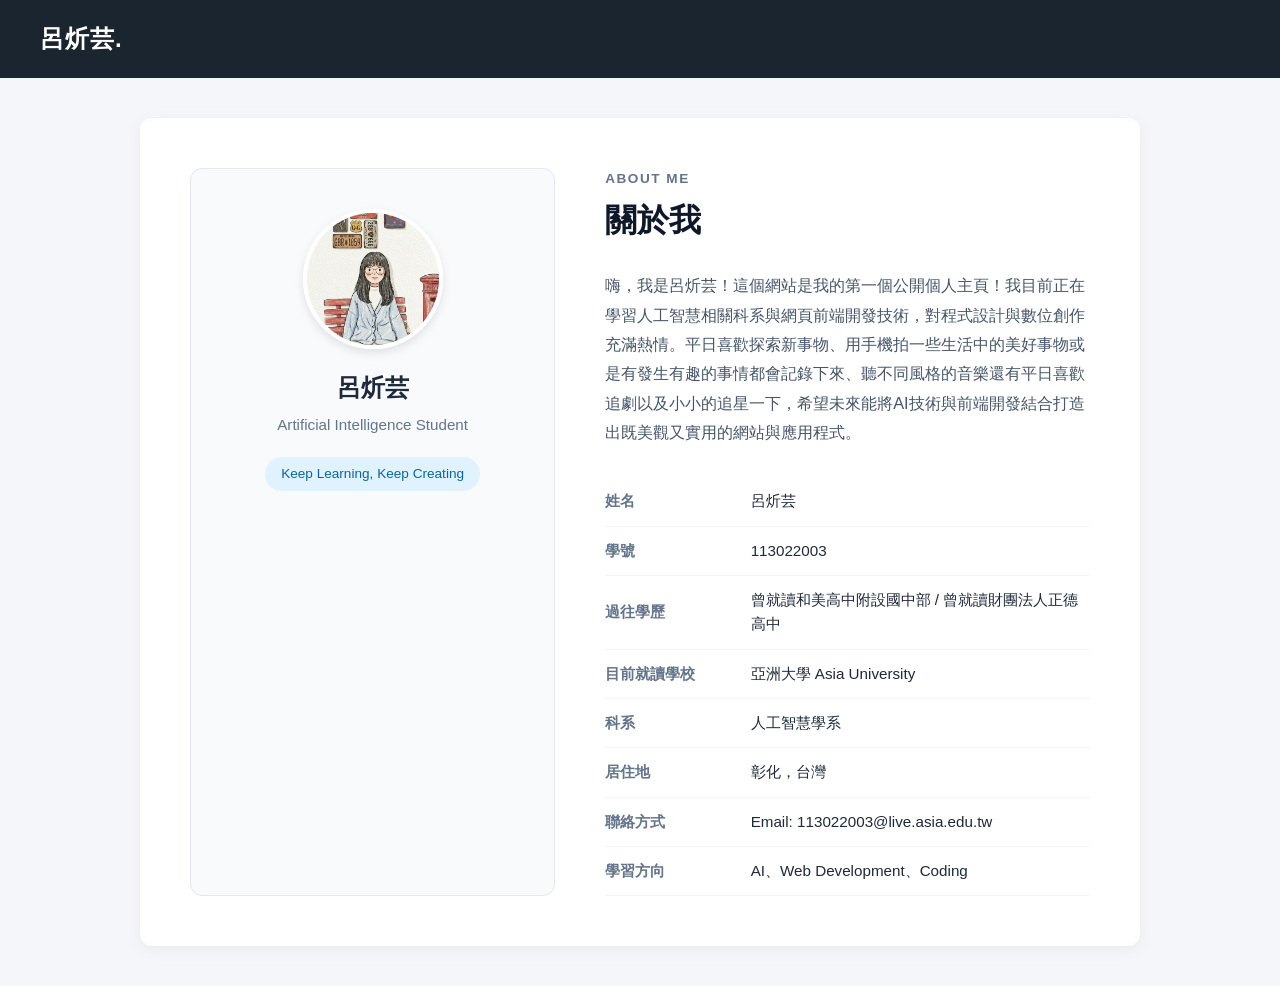
<file: index.html>
<!DOCTYPE html>
<html lang="zh-Hant">
<head>
    <meta charset="UTF-8">
    <meta name="viewport" content="width=device-width, initial-scale=1.0">
    <title>個人簡介網站</title>
    <style>
        * {
            box-sizing: border-box;
            margin: 0;
            padding: 0;
        }
        body {
            font-family: -apple-system, BlinkMacSystemFont, "Segoe UI", Roboto, "Helvetica Neue", Arial, sans-serif;
            background-color: #f4f6f9;
            color: #333;
            line-height: 1.6;
        }
        /* 頂部導覽列 */
        header {
            background-color: #1a252f;
            color: #fff;
            padding: 20px 40px;
            display: flex;
            justify-content: space-between;
            align-items: center;
        }
        .logo {
            font-size: 1.5rem;
            font-weight: bold;
            letter-spacing: 1px;
        }
        /* 主容器 */
        .main-container {
            max-width: 1000px;
            margin: 40px auto;
            background: #fff;
            padding: 50px;
            border-radius: 12px;
            box-shadow: 0 4px 15px rgba(0,0,0,0.05);
            display: flex;
            gap: 50px;
            flex-wrap: wrap;
        }
        /* 左側卡片區 */
        .left-column {
            flex: 1;
            min-width: 280px;
            background: #f8fafc;
            border: 1px solid #e2e8f0;
            border-radius: 12px;
            padding: 40px 20px;
            text-align: center;
            display: flex;
            flex-direction: column;
            align-items: center;
        }
        .profile-photo {
            width: 140px;
            height: 140px;
            object-fit: cover;
            border-radius: 50%;
            border: 4px solid #fff;
            box-shadow: 0 4px 10px rgba(0,0,0,0.1);
            margin-bottom: 20px;
        }
        .left-column h2 {
            font-size: 1.5rem;
            color: #1e293b;
            margin-bottom: 5px;
        }
        .left-column p {
            color: #64748b;
            font-size: 0.95rem;
            margin-bottom: 20px;
        }
        .badge {
            display: inline-block;
            background: #e0f2fe;
            color: #0369a1;
            padding: 6px 16px;
            border-radius: 20px;
            font-size: 0.85rem;
            font-weight: 500;
        }
        /* 右側資訊區 */
        .right-column {
            flex: 1.5;
            min-width: 300px;
        }
        .section-subtitle {
            font-size: 0.85rem;
            text-transform: uppercase;
            letter-spacing: 1.5px;
            color: #64748b;
            margin-bottom: 5px;
            font-weight: 600;
        }
        .right-column h1 {
            font-size: 2rem;
            color: #0f172a;
            margin-bottom: 25px;
        }
        .bio-text {
            font-size: 1.02rem;
            color: #475569;
            margin-bottom: 30px;
            line-height: 1.8;
        }
        /* 表格清單樣式 */
        .info-table {
            width: 100%;
            border-collapse: collapse;
        }
        .info-table tr {
            border-bottom: 1px solid #f1f5f9;
        }
        .info-table th {
            text-align: left;
            padding: 12px 0;
            color: #64748b;
            font-size: 0.95rem;
            width: 30%;
        }
        .info-table td {
            padding: 12px 0;
            color: #1e293b;
            font-size: 0.95rem;
            font-weight: 500;
        }
    </style>
</head>
<body>

    <!-- 頂部導覽列 -->
    <header>
        <div class="logo">呂炘芸.</div>
    </header>

    <!-- 內容主體 -->
    <div class="main-container">
        
        <!-- 左側：照片與個人卡片 -->
        <div class="left-column">
            <!-- 確保你的照片檔名為 photo.png 且放在 images 資料夾內 -->
            <img src="images/me.png" alt="個人照片" class="profile-photo">
            <h2>呂炘芸</h2>
            <p>Artificial Intelligence Student</p>
            <div class="badge">Keep Learning, Keep Creating</div>
        </div>

        <!-- 右側：關於我與詳細資訊 -->
        <div class="right-column">
            <div class="section-subtitle">About Me</div>
            <h1>關於我</h1>
            
            <p class="bio-text">
                嗨，我是呂炘芸！這個網站是我的第一個公開個人主頁！我目前正在學習人工智慧相關科系與網頁前端開發技術，對程式設計與數位創作充滿熱情。平日喜歡探索新事物、用手機拍一些生活中的美好事物或是有發生有趣的事情都會記錄下來、聽不同風格的音樂還有平日喜歡追劇以及小小的追星一下，希望未來能將AI技術與前端開發結合打造出既美觀又實用的網站與應用程式。
         </p>

            <!-- 詳細資訊對照表 -->
            <table class="info-table">
                <tr>
                    <th>姓名</th>
                    <td>呂炘芸</td>
            </tr>
                <tr>
                    <th>學號</th>
                    <td>113022003</td>
                </tr>
                <tr>
                    
                    <th>過往學歷</th>
                    <td>曾就讀和美高中附設國中部  /  曾就讀財團法人正德高中</td>
                </tr>
                 <tr>   
                    <th>目前就讀學校</th>
                    <td>亞洲大學 Asia University</td>
                </tr>
                <tr>
                    <th>科系</th>
                    <td>人工智慧學系</td>
                </tr>
                <tr>
                    <th>居住地</th>
                    <td>彰化，台灣</td>
                </tr>
                
                <tr>
                    <th>聯絡方式</th>
                    <td>Email: 113022003@live.asia.edu.tw</td>
                </tr>
                <tr>
                    <th>學習方向</th>
                    <td>AI、Web Development、Coding</td>
                </tr>
            </table>
        </div>

    </div>

</body>
</html>
</file>
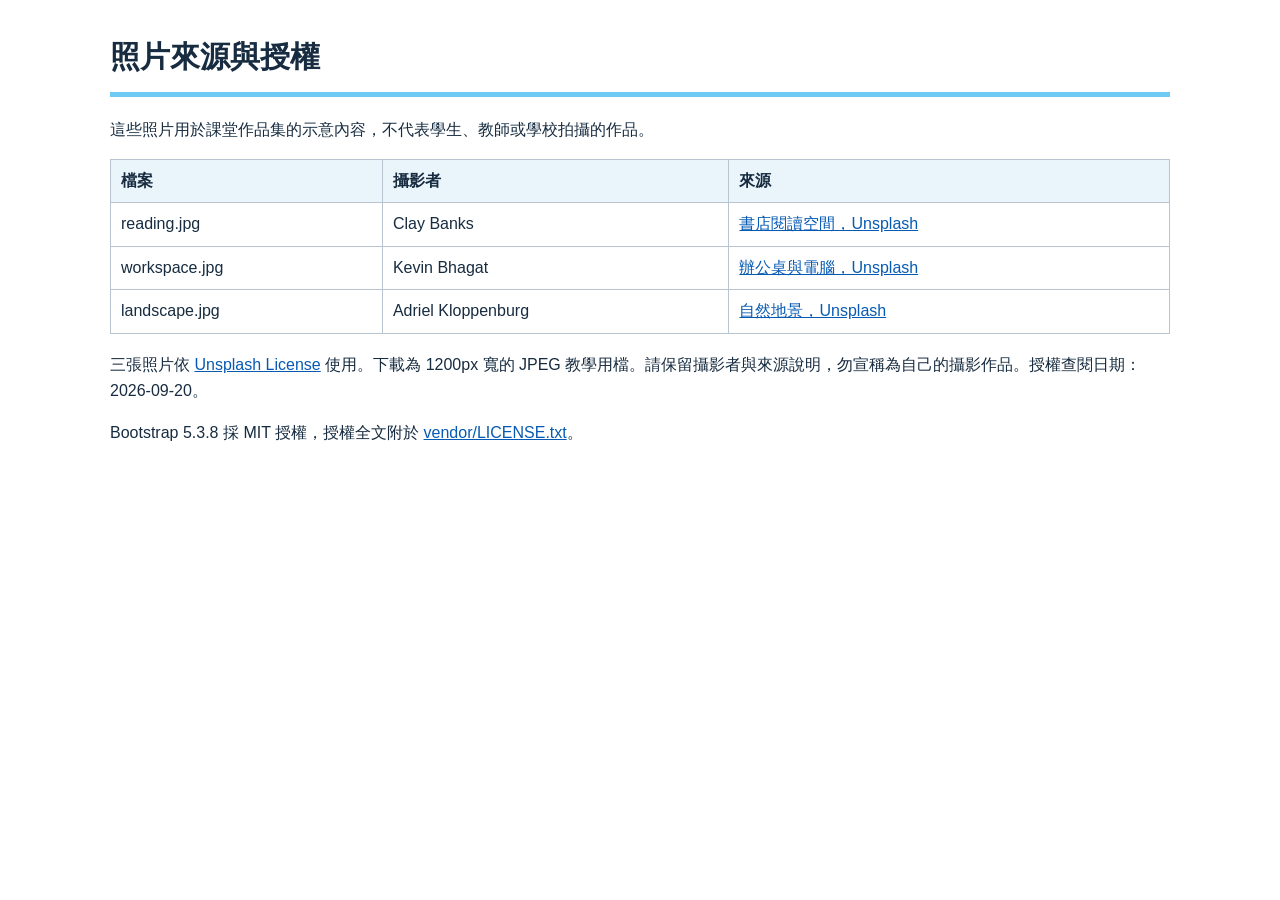
<file: assets/image-credits.html>
<!doctype html><html lang="zh-Hant"><head><meta charset="utf-8"><meta name="viewport" content="width=device-width,initial-scale=1"><title>照片來源與授權</title><style>:root{font-family:'Microsoft JhengHei',sans-serif;color:#172c40;background:#fff}body{max-width:1060px;margin:32px auto;padding:0 30px;line-height:1.65}h1{font-size:30px;border-bottom:5px solid #6dcbf4;padding-bottom:10px}h2{font-size:22px;margin-top:28px}h3{font-size:17px;margin:16px 0 6px}a{color:#075ab3}table{border-collapse:collapse;width:100%;margin:10px 0 18px}th,td{border:1px solid #b8c5d0;padding:8px 10px;text-align:left;vertical-align:top}th{background:#eaf5fb}code,pre{font-family:Consolas,'Microsoft JhengHei',monospace}code{font-size:.94em}pre{white-space:pre-wrap;background:#eff4f8;padding:16px;line-height:1.5;overflow-wrap:anywhere}.note{padding:12px 16px;background:#eaf5fb;border-left:4px solid #3682bd}.muted{color:#516575}.answer{height:44px;border-bottom:1px solid #a1afbb}.checklist{line-height:2}.page{break-after:page}.page:last-child{break-after:auto}@media print{body{margin:0;padding:0;max-width:none}a{color:inherit;text-decoration:none}.screen-only{display:none}h2,h3{break-after:avoid}tr,pre{break-inside:avoid}}</style></head><body><h1>照片來源與授權</h1><p>這些照片用於課堂作品集的示意內容，不代表學生、教師或學校拍攝的作品。</p><table><tr><th>檔案</th><th>攝影者</th><th>來源</th></tr><tr><td>reading.jpg</td><td>Clay Banks</td><td><a href="https://unsplash.com/photos/library-interior-z_DkoUqgx6M">書店閱讀空間，Unsplash</a></td></tr><tr><td>workspace.jpg</td><td>Kevin Bhagat</td><td><a href="https://unsplash.com/photos/laptop-on-desk-edMu3cQKrho">辦公桌與電腦，Unsplash</a></td></tr><tr><td>landscape.jpg</td><td>Adriel Kloppenburg</td><td><a href="https://unsplash.com/photos/landscape-photography-of-mountain-and-lake-EKIyHUrUHWU">自然地景，Unsplash</a></td></tr></table><p>三張照片依 <a href="https://unsplash.com/license">Unsplash License</a> 使用。下載為 1200px 寬的 JPEG 教學用檔。請保留攝影者與來源說明，勿宣稱為自己的攝影作品。授權查閱日期：2026-09-20。</p><p>Bootstrap 5.3.8 採 MIT 授權，授權全文附於 <a href="vendor/LICENSE.txt">vendor/LICENSE.txt</a>。</p></body></html>
</file>
